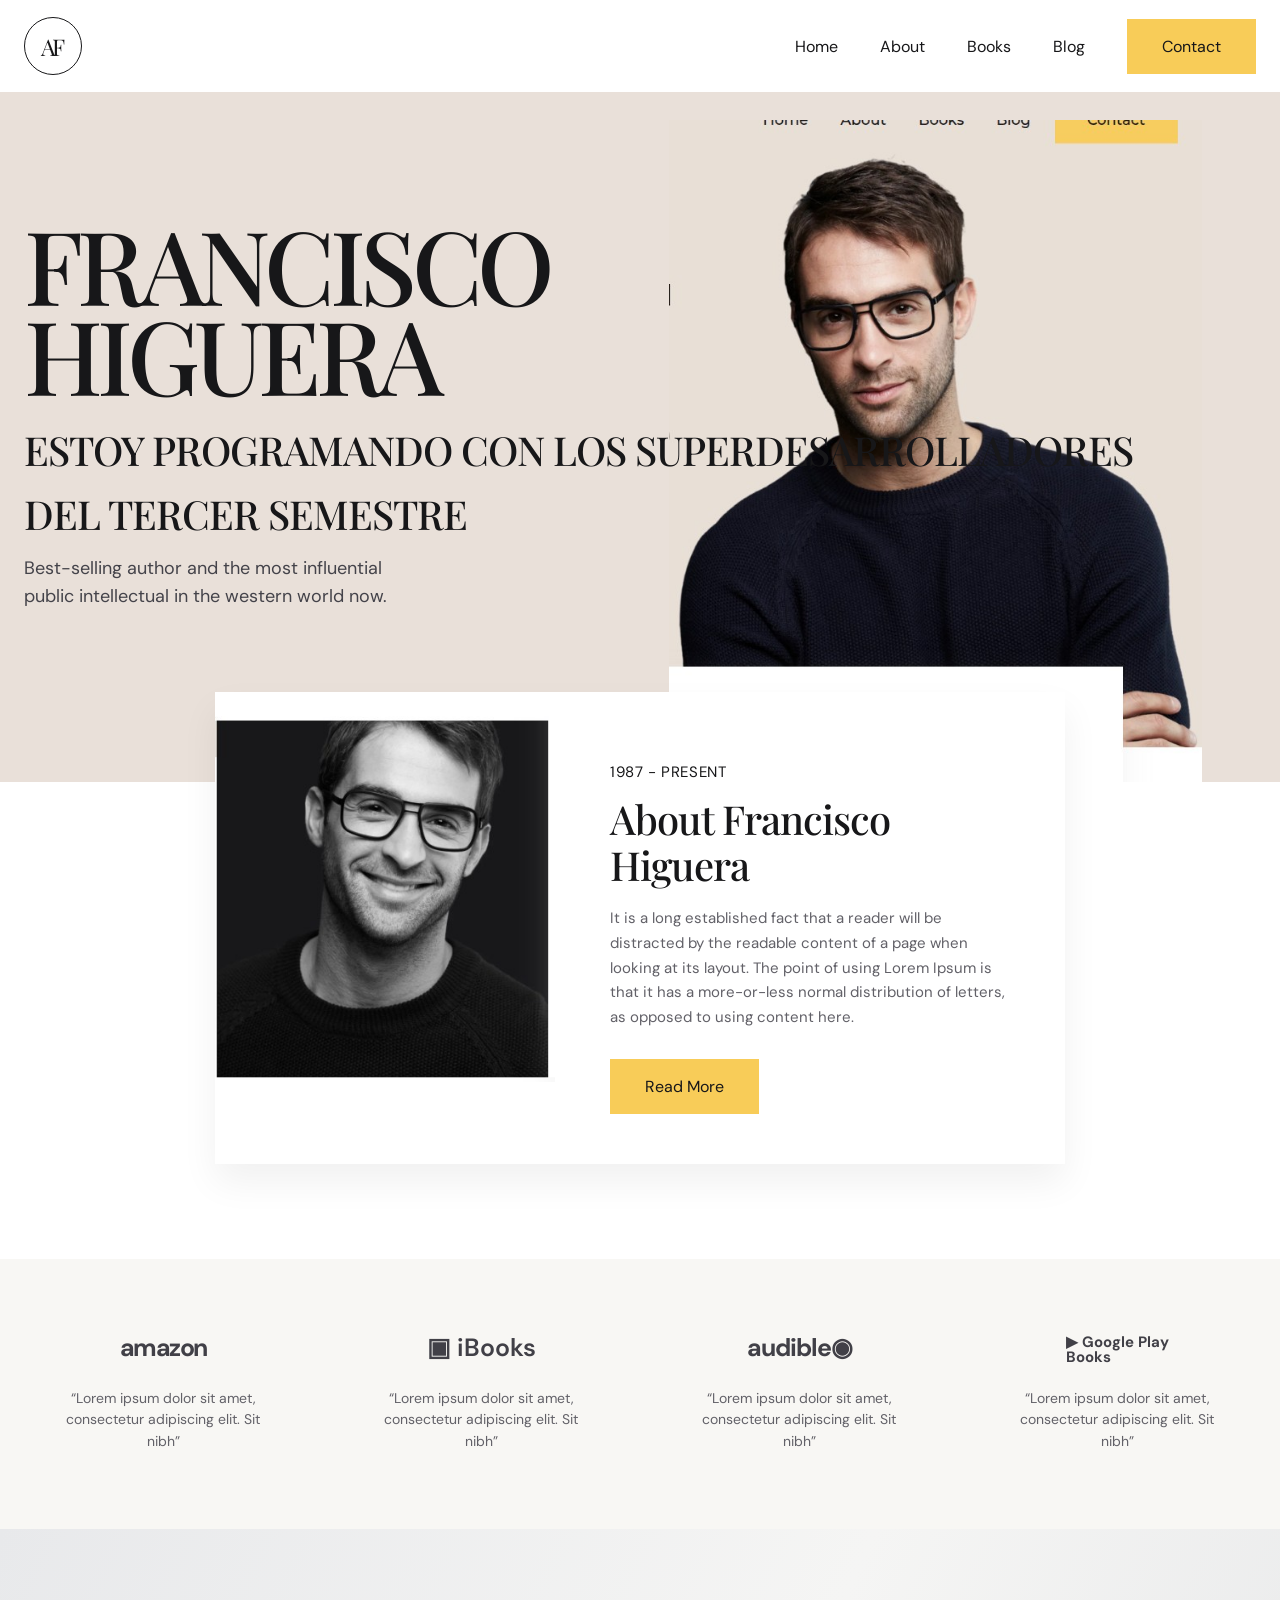
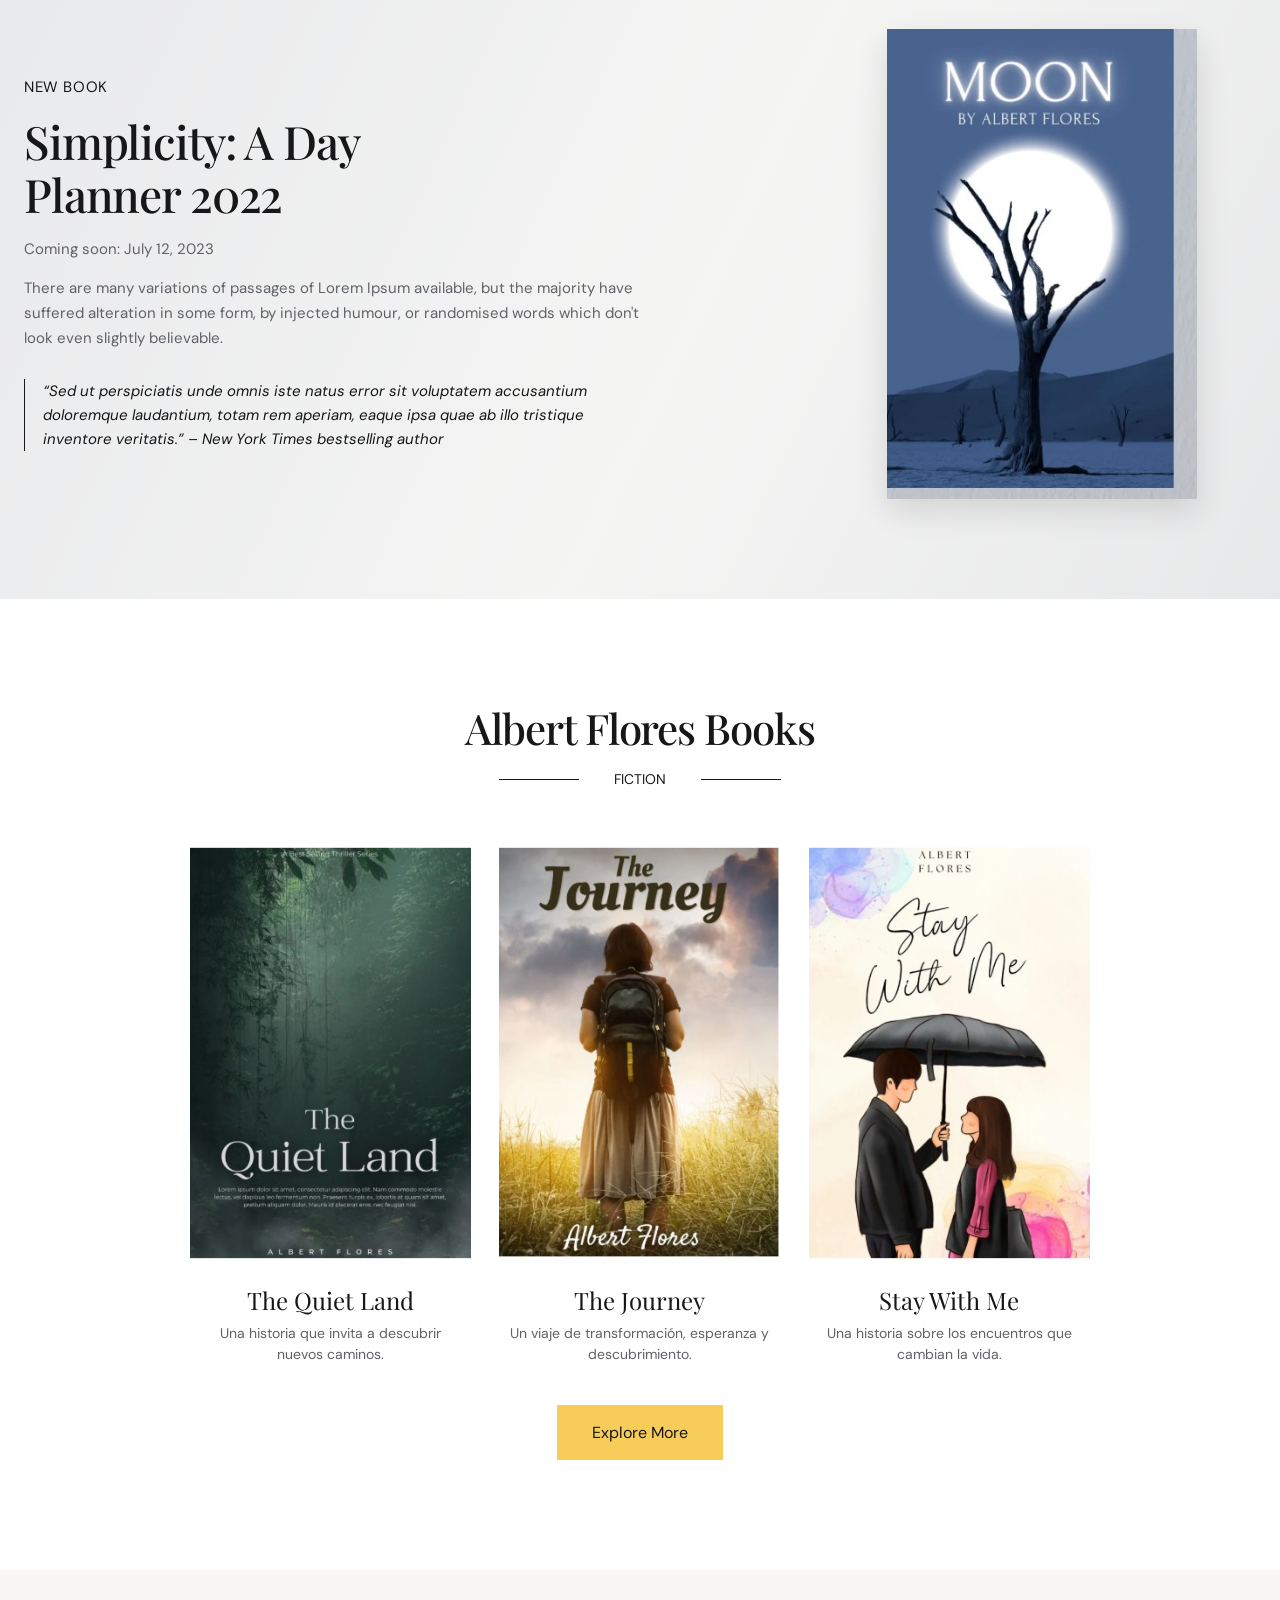
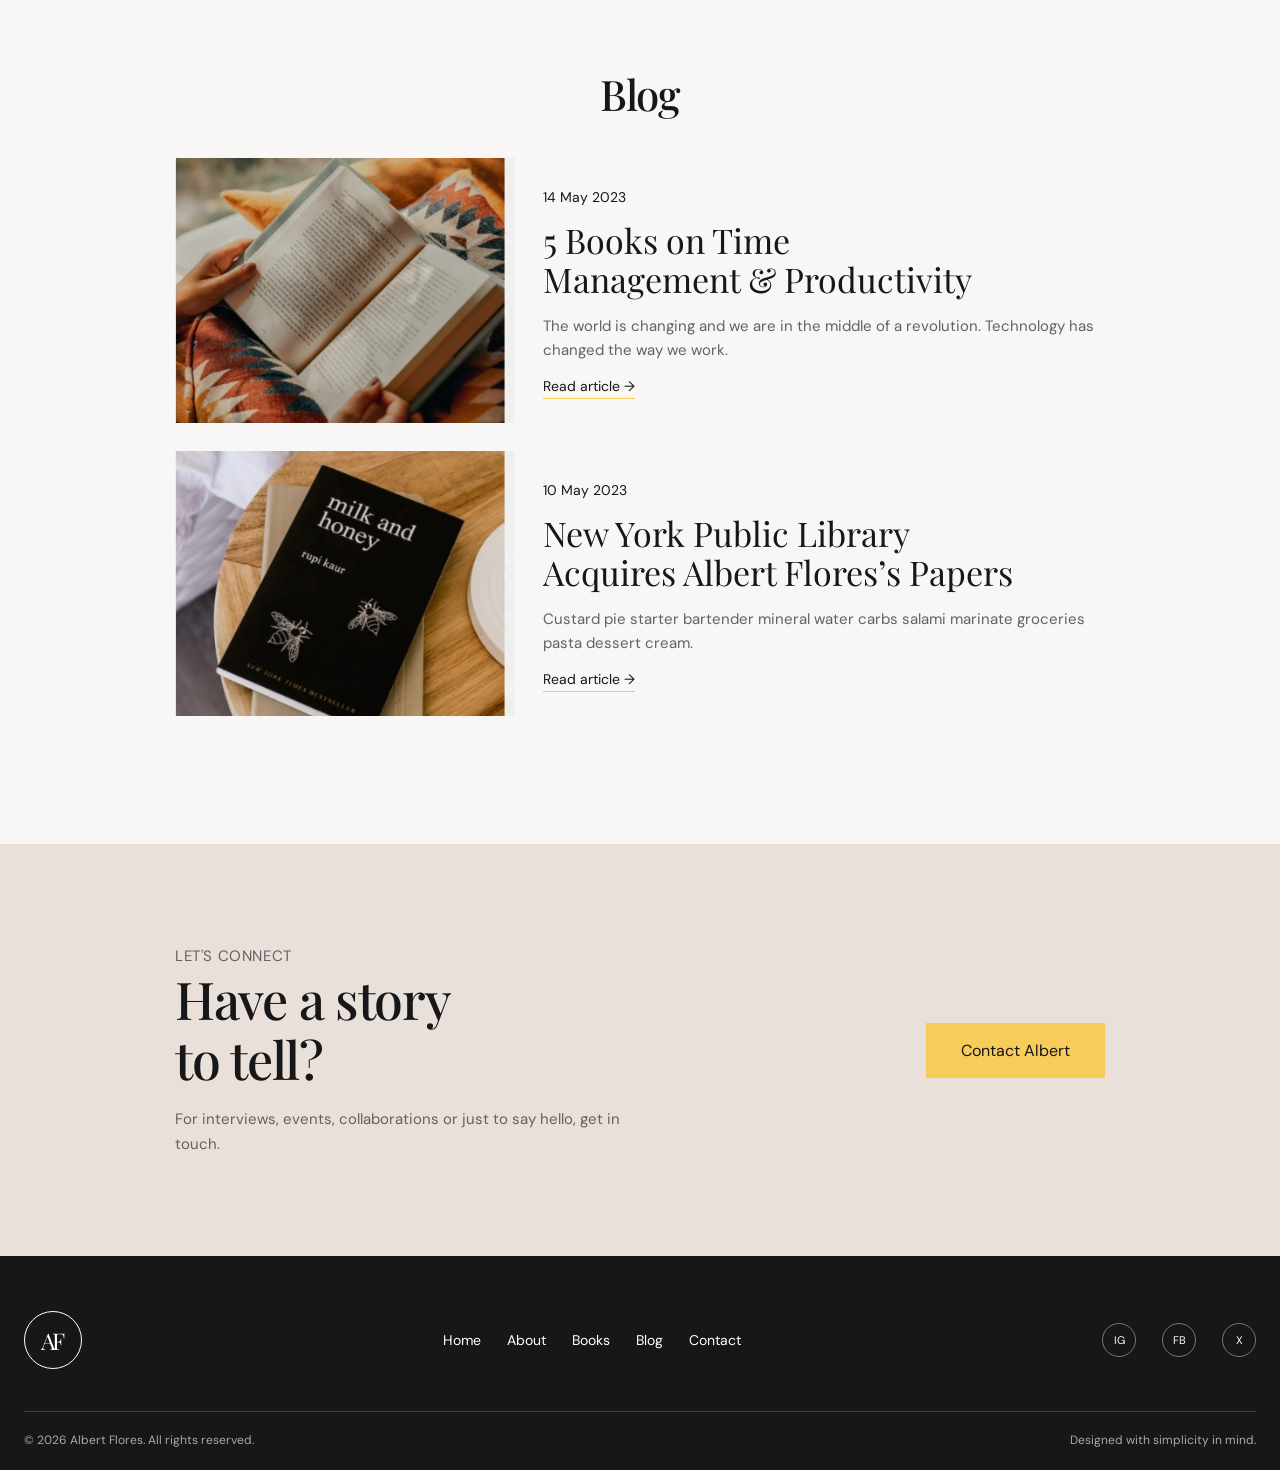
<file: index.html>
<!DOCTYPE html>
<html lang="es">
<head>
  <meta charset="UTF-8">
  <meta name="viewport" content="width=device-width, initial-scale=1.0">
  <meta name="description" content="Sitio oficial de Albert Flores, autor y escritor.">
  <title>Francisco Higuera | Programador</title>
  <link rel="preconnect" href="https://fonts.googleapis.com">
  <link rel="preconnect" href="https://fonts.gstatic.com" crossorigin>
  <link href="https://fonts.googleapis.com/css2?family=DM+Sans:wght@400;500;600;700&family=Playfair+Display:wght@400;500;600&display=swap" rel="stylesheet">
  <link rel="stylesheet" href="styles.css">
</head>
<body>
  <header class="site-header">
    <nav class="nav container" aria-label="Navegación principal">
      <a class="brand-mark" href="#inicio" aria-label="Albert Flores, inicio">AF</a>
      <button class="menu-toggle" aria-label="Abrir menú" aria-expanded="false">☰</button>
      <div class="nav-links">
        <a href="#inicio">Home</a>
        <a href="#sobre-mi">About</a>
        <a href="#libros">Books</a>
        <a href="#blog">Blog</a>
        <a class="nav-contact" href="#contacto">Contact</a>
      </div>
    </nav>
  </header>

  <main>
    <section class="hero" id="inicio">
      <div class="hero-inner container">
        <div class="hero-copy">
          <p class="eyebrow">Autor · Escritor · Conferencista</p>
          <h1>FRANCISCO<br>HIGUERA</h1>
          <h2>ESTOY PROGRAMANDO CON LOS SUPERDESARROLLADORES</h2>
          <h2>DEL TERCER SEMESTRE</h2>
          <p class="hero-subtitle">Best-selling author and the most influential<br class="desktop-break"> public intellectual in the western world now.</p>
        </div>
        <img class="hero-portrait" src="assets/hero-author.jpg" alt="Retrato de Francisco Higuera">
      </div>
    </section>

    <section class="about-section section" id="sobre-mi">
      <div class="about-card">
        <img src="assets/about-author.jpg" alt="Francisco Higuera sonriendo" class="about-photo">
        <div class="about-copy">
          <p class="eyebrow">1987 - PRESENT</p>
          <h2>About Francisco Higuera</h2>
          <p>It is a long established fact that a reader will be distracted by the readable content of a page when looking at its layout. The point of using Lorem Ipsum is that it has a more-or-less normal distribution of letters, as opposed to using content here.</p>
          <a class="button" href="#contacto">Read More</a>
        </div>
      </div>
    </section>

    <section class="publishers section" aria-label="Plataformas de publicación">
      <div class="publisher-grid container">
        <article><strong class="publisher-logo amazon">amazon</strong><p>“Lorem ipsum dolor sit amet, consectetur adipiscing elit. Sit nibh”</p></article>
        <article><strong class="publisher-logo ibooks">▣ iBooks</strong><p>“Lorem ipsum dolor sit amet, consectetur adipiscing elit. Sit nibh”</p></article>
        <article><strong class="publisher-logo audible">audible◉</strong><p>“Lorem ipsum dolor sit amet, consectetur adipiscing elit. Sit nibh”</p></article>
        <article><strong class="publisher-logo google">▶ Google Play<br>Books</strong><p>“Lorem ipsum dolor sit amet, consectetur adipiscing elit. Sit nibh”</p></article>
      </div>
    </section>

    <section class="new-book section" id="novedad">
      <div class="new-book-inner container">
        <div class="new-book-copy">
          <p class="eyebrow">NEW BOOK</p>
          <h2>Simplicity: A Day<br>Planner 2022</h2>
          <p class="coming">Coming soon: July 12, 2023</p>
          <p>There are many variations of passages of Lorem Ipsum available, but the majority have suffered alteration in some form, by injected humour, or randomised words which don't look even slightly believable.</p>
          <blockquote>“Sed ut perspiciatis unde omnis iste natus error sit voluptatem accusantium doloremque laudantium, totam rem aperiam, eaque ipsa quae ab illo tristique inventore veritatis.” <span>– New York Times bestselling author</span></blockquote>
        </div>
        <img class="new-book-cover" src="assets/moon-cover.jpg" alt="Portada del libro Moon, de Albert Flores">
      </div>
    </section>

    <section class="books-section section" id="libros">
      <div class="container">
        <div class="section-heading">
          <h2>Albert Flores Books</h2>
          <div class="category-label"><span></span> FICTION <span></span></div>
        </div>
        <div class="book-grid">
          <article class="book-card"><img src="assets/book-quietland.jpg" alt="Portada The Quiet Land"><h3>The Quiet Land</h3><p>Una historia que invita a descubrir nuevos caminos.</p></article>
          <article class="book-card"><img src="assets/book-journey.jpg" alt="Portada The Journey"><h3>The Journey</h3><p>Un viaje de transformación, esperanza y descubrimiento.</p></article>
          <article class="book-card"><img src="assets/book-staywithme.jpg" alt="Portada Stay With Me"><h3>Stay With Me</h3><p>Una historia sobre los encuentros que cambian la vida.</p></article>
        </div>
        <div class="center"><a class="button" href="#contacto">Explore More</a></div>
      </div>
    </section>

    <section class="blog-section section" id="blog">
      <div class="container blog-container">
        <div class="section-heading"><h2>Blog</h2></div>
        <article class="blog-post">
          <img src="assets/blog-time.jpg" alt="Persona leyendo un libro">
          <div><time datetime="2023-05-14">14 May 2023</time><h3>5 Books on Time<br>Management &amp; Productivity</h3><p>The world is changing and we are in the middle of a revolution. Technology has changed the way we work.</p><a class="text-link" href="#contacto">Read article →</a></div>
        </article>
        <article class="blog-post">
          <img src="assets/blog-library.jpg" alt="Libro sobre una mesa">
          <div><time datetime="2023-05-10">10 May 2023</time><h3>New York Public Library<br>Acquires Albert Flores’s Papers</h3><p>Custard pie starter bartender mineral water carbs salami marinate groceries pasta dessert cream.</p><a class="text-link" href="#contacto">Read article →</a></div>
        </article>
      </div>
    </section>

    <section class="contact-section section" id="contacto">
      <div class="container contact-inner">
        <div><p class="eyebrow">LET'S CONNECT</p><h2>Have a story<br>to tell?</h2><p>For interviews, events, collaborations or just to say hello, get in touch.</p></div>
        <a class="button" href="mailto:hello@albertflores.com">Contact Albert</a>
      </div>
    </section>
  </main>

  <footer class="site-footer">
    <div class="container footer-main">
      <a class="brand-mark footer-mark" href="#inicio">AF</a>
      <div class="footer-links"><a href="#inicio">Home</a><a href="#sobre-mi">About</a><a href="#libros">Books</a><a href="#blog">Blog</a><a href="#contacto">Contact</a></div>
      <div class="social-links"><a href="#" aria-label="Instagram">IG</a><a href="#" aria-label="Facebook">FB</a><a href="#" aria-label="X">X</a></div>
    </div>
    <div class="container footer-bottom"><span>© 2026 Albert Flores. All rights reserved.</span><span>Designed with simplicity in mind.</span></div>
  </footer>
  <script>
    const toggle = document.querySelector('.menu-toggle');
    const links = document.querySelector('.nav-links');
    toggle.addEventListener('click', () => {
      const isOpen = links.classList.toggle('is-open');
      toggle.setAttribute('aria-expanded', String(isOpen));
    });
    links.querySelectorAll('a').forEach(link => link.addEventListener('click', () => {
      links.classList.remove('is-open');
      toggle.setAttribute('aria-expanded', 'false');
    }));
  </script>
</body>
</html>
</file>
<file: styles.css>
/* Albert Flores landing page */
:root {
  --ink: #171719;
  --muted: #626168;
  --cream: #e9e0d9;
  --soft: #f8f7f4;
  --gold: #f8cc58;
  --white: #fff;
  --serif: "Playfair Display", Georgia, serif;
  --sans: "DM Sans", Arial, sans-serif;
}
* { box-sizing: border-box; }
html { scroll-behavior: smooth; }
body { margin: 0; color: var(--ink); font-family: var(--sans); background: var(--white); }
img { display: block; max-width: 100%; }
a { color: inherit; text-decoration: none; }
.container { width: min(1240px, calc(100% - 48px)); margin-inline: auto; }
.section { padding: 100px 0; }
.site-header { height: 92px; background: #fff; position: relative; z-index: 5; }
.nav { height: 100%; display: flex; align-items: center; justify-content: space-between; }
.brand-mark { width: 58px; height: 58px; border: 1.5px solid var(--ink); border-radius: 50%; display: grid; place-items: center; font: 23px var(--serif); letter-spacing: -3px; padding-right: 3px; }
.nav-links { display: flex; align-items: center; gap: 42px; font-size: 16px; }
.nav-links a:not(.nav-contact):hover, .footer-links a:hover { opacity: .6; }
.nav-contact, .button { display: inline-flex; justify-content: center; align-items: center; background: var(--gold); padding: 17px 35px; min-height: 52px; transition: transform .2s, background .2s; }
.nav-contact:hover, .button:hover { background: #edbd43; transform: translateY(-2px); }
.menu-toggle { display: none; border: 0; background: transparent; font-size: 26px; }
.hero { background: var(--cream); min-height: 690px; overflow: hidden; }
.hero-inner { min-height: 690px; position: relative; display: flex; align-items: center; }
.hero-copy { position: relative; z-index: 2; padding-bottom: 45px; }
.eyebrow { font-size: 15px; letter-spacing: .04em; margin: 0 0 18px; }
.hero-copy .eyebrow { display: none; }
.hero h1 { font: 500 clamp(76px, 8vw, 124px)/.88 var(--serif); letter-spacing: -.055em; margin: 0 0 28px; }
.hero-subtitle { color: #44434a; font-size: 18px; line-height: 1.55; margin: 0; }
.hero-portrait { position: absolute; height: 96%; width: 56%; right: -2%; bottom: 0; object-fit: contain; object-position: bottom center; }
.about-section { padding: 0 24px 95px; position: relative; }
.about-card { max-width: 850px; margin: -90px auto 0; position: relative; z-index: 3; display: grid; grid-template-columns: 1fr 1.5fr; background: white; box-shadow: 0 18px 35px rgba(0,0,0,.06); }
.about-photo { width: 100%; height: 390px; object-fit: cover; }
.about-copy { padding: 70px 55px 50px; }
.about-copy .eyebrow { margin-bottom: 14px; }
h2 { font: 500 40px/1.15 var(--serif); letter-spacing: -.025em; margin: 0 0 18px; }
.about-copy p:not(.eyebrow), .new-book-copy > p:not(.eyebrow), .blog-post p, .contact-inner p { color: var(--muted); line-height: 1.65; font-size: 15px; }
.about-copy .button { margin-top: 14px; }
.publishers { background: var(--soft); padding: 76px 0; }
.publisher-grid { display: grid; grid-template-columns: repeat(4, 1fr); gap: 40px; text-align: center; }
.publisher-logo { display: inline-block; min-height: 38px; font-size: 25px; color: #414047; line-height: 1; }
.amazon { font-weight: 700; letter-spacing: -1.5px; }
.ibooks { font-weight: 600; }
.audible { font-weight: 700; letter-spacing: -1px; }
.google { font-size: 15px; text-align: left; }
.publisher-grid p { max-width: 220px; margin: 15px auto 0; color: var(--muted); line-height: 1.55; font-size: 14px; }
.new-book { background: linear-gradient(115deg, #e8e9eb 0%, #f5f5f4 55%, #e7e8e9 100%); }
.new-book-inner { display: grid; grid-template-columns: 1.25fr .75fr; gap: 90px; align-items: center; }
.new-book-copy { max-width: 620px; }
.new-book-copy h2 { font-size: 46px; margin-bottom: 16px; }
.new-book-copy .coming { color: var(--ink); margin: 0 0 12px; }
.new-book-copy blockquote { margin: 28px 0 0; padding: 0 0 0 18px; border-left: 1px solid var(--ink); font-style: italic; line-height: 1.6; font-size: 15px; }
.new-book-copy blockquote span { white-space: nowrap; }
.new-book-cover { width: 310px; height: 470px; object-fit: cover; justify-self: center; box-shadow: 0 12px 30px rgba(0,0,0,.12); }
.books-section { padding-top: 105px; padding-bottom: 110px; }
.section-heading { text-align: center; margin-bottom: 58px; }
.section-heading h2 { font-size: 42px; margin-bottom: 18px; }
.category-label { display: flex; align-items: center; justify-content: center; gap: 35px; font-size: 14px; }
.category-label span { width: 80px; height: 1px; background: var(--ink); }
.book-grid { display: grid; grid-template-columns: repeat(3, 1fr); gap: 28px; max-width: 900px; margin: auto; }
.book-card { text-align: center; }
.book-card img { width: 100%; height: 420px; object-fit: cover; }
.book-card h3 { font: 24px var(--serif); margin: 18px 0 7px; }
.book-card p { color: var(--muted); font-size: 14px; line-height: 1.5; margin: 0 auto; max-width: 260px; }
.center { text-align: center; margin-top: 40px; }
.blog-section { background: #f8f7f5; }
.blog-container { max-width: 930px; }
.blog-section .section-heading { margin-bottom: 40px; }
.blog-post { display: grid; grid-template-columns: 340px 1fr; align-items: center; gap: 28px; margin: 0 0 28px; }
.blog-post img { width: 100%; height: 265px; object-fit: cover; }
.blog-post time { font-size: 14px; }
.blog-post h3 { font: 34px/1.16 var(--serif); margin: 14px 0; }
.blog-post p { margin: 0 0 12px; }
.text-link { font-size: 14px; border-bottom: 1px solid var(--gold); padding-bottom: 3px; }
.contact-section { background: var(--cream); }
.contact-inner { display: flex; align-items: center; justify-content: space-between; gap: 30px; max-width: 930px; }
.contact-inner h2 { font-size: 52px; }
.contact-inner p { max-width: 460px; margin-bottom: 0; }
.contact-inner .button { flex: 0 0 auto; }
.site-footer { background: #171719; color: white; padding: 55px 0 22px; }
.footer-main { display: flex; align-items: center; justify-content: space-between; padding-bottom: 42px; }
.footer-mark { border-color: white; }
.footer-links, .social-links { display: flex; align-items: center; gap: 26px; font-size: 14px; }
.social-links a { width: 34px; height: 34px; display: grid; place-items: center; border: 1px solid #777; border-radius: 50%; font-size: 11px; }
.footer-bottom { border-top: 1px solid #414145; padding-top: 20px; display: flex; justify-content: space-between; color: #aaa9ae; font-size: 12px; }
@media (max-width: 800px) {
  .container { width: min(100% - 36px, 620px); }
  .site-header { height: 78px; }
  .brand-mark { width: 50px; height: 50px; }
  .menu-toggle { display: block; }
  .nav-links { display: none; position: absolute; top: 78px; left: 0; right: 0; background: white; padding: 22px 24px 28px; flex-direction: column; gap: 22px; align-items: stretch; box-shadow: 0 12px 20px #00000012; }
  .nav-links.is-open { display: flex; }
  .nav-contact { text-align: center; }
  .hero, .hero-inner { min-height: 650px; }
  .hero-inner { align-items: flex-start; padding-top: 90px; }
  .hero h1 { font-size: clamp(68px, 14vw, 100px); }
  .hero-subtitle { font-size: 15px; max-width: 310px; }
  .hero-portrait { width: 100%; height: 57%; right: -10%; }
  .about-section { padding-inline: 18px; }
  .about-card { grid-template-columns: 1fr; margin-top: -45px; max-width: 520px; }
  .about-photo { height: 300px; }
  .about-copy { padding: 34px 28px 38px; }
  .section { padding-top: 72px; padding-bottom: 72px; }
  .publisher-grid { grid-template-columns: repeat(2, 1fr); gap: 35px 20px; }
  .new-book-inner { grid-template-columns: 1fr; gap: 38px; }
  .new-book-cover { width: 250px; height: 380px; }
  .book-grid { gap: 16px; }
  .book-card img { height: 300px; }
  .book-card h3 { font-size: 19px; }
  .blog-post { grid-template-columns: 1fr; gap: 18px; margin-bottom: 42px; }
  .blog-post img { height: 260px; }
  .blog-post h3 { font-size: 29px; }
  .contact-inner { align-items: flex-start; flex-direction: column; }
  .footer-main { flex-wrap: wrap; gap: 30px; }
  .footer-links { order: 3; width: 100%; flex-wrap: wrap; gap: 18px; }
}
@media (max-width: 480px) {
  .hero, .hero-inner { min-height: 570px; }
  .hero-inner { padding-top: 75px; }
  .hero h1 { font-size: 68px; }
  .hero-portrait { height: 49%; width: 115%; right: -18%; }
  .desktop-break { display: none; }
  .publisher-grid { gap: 28px 12px; }
  .publisher-grid p { font-size: 12px; }
  .new-book-copy h2, h2 { font-size: 34px; }
  .book-grid { grid-template-columns: 1fr; max-width: 330px; gap: 35px; }
  .book-card img { height: 430px; }
  .section-heading h2 { font-size: 35px; }
  .footer-bottom { flex-direction: column; gap: 10px; }
}
</file>
